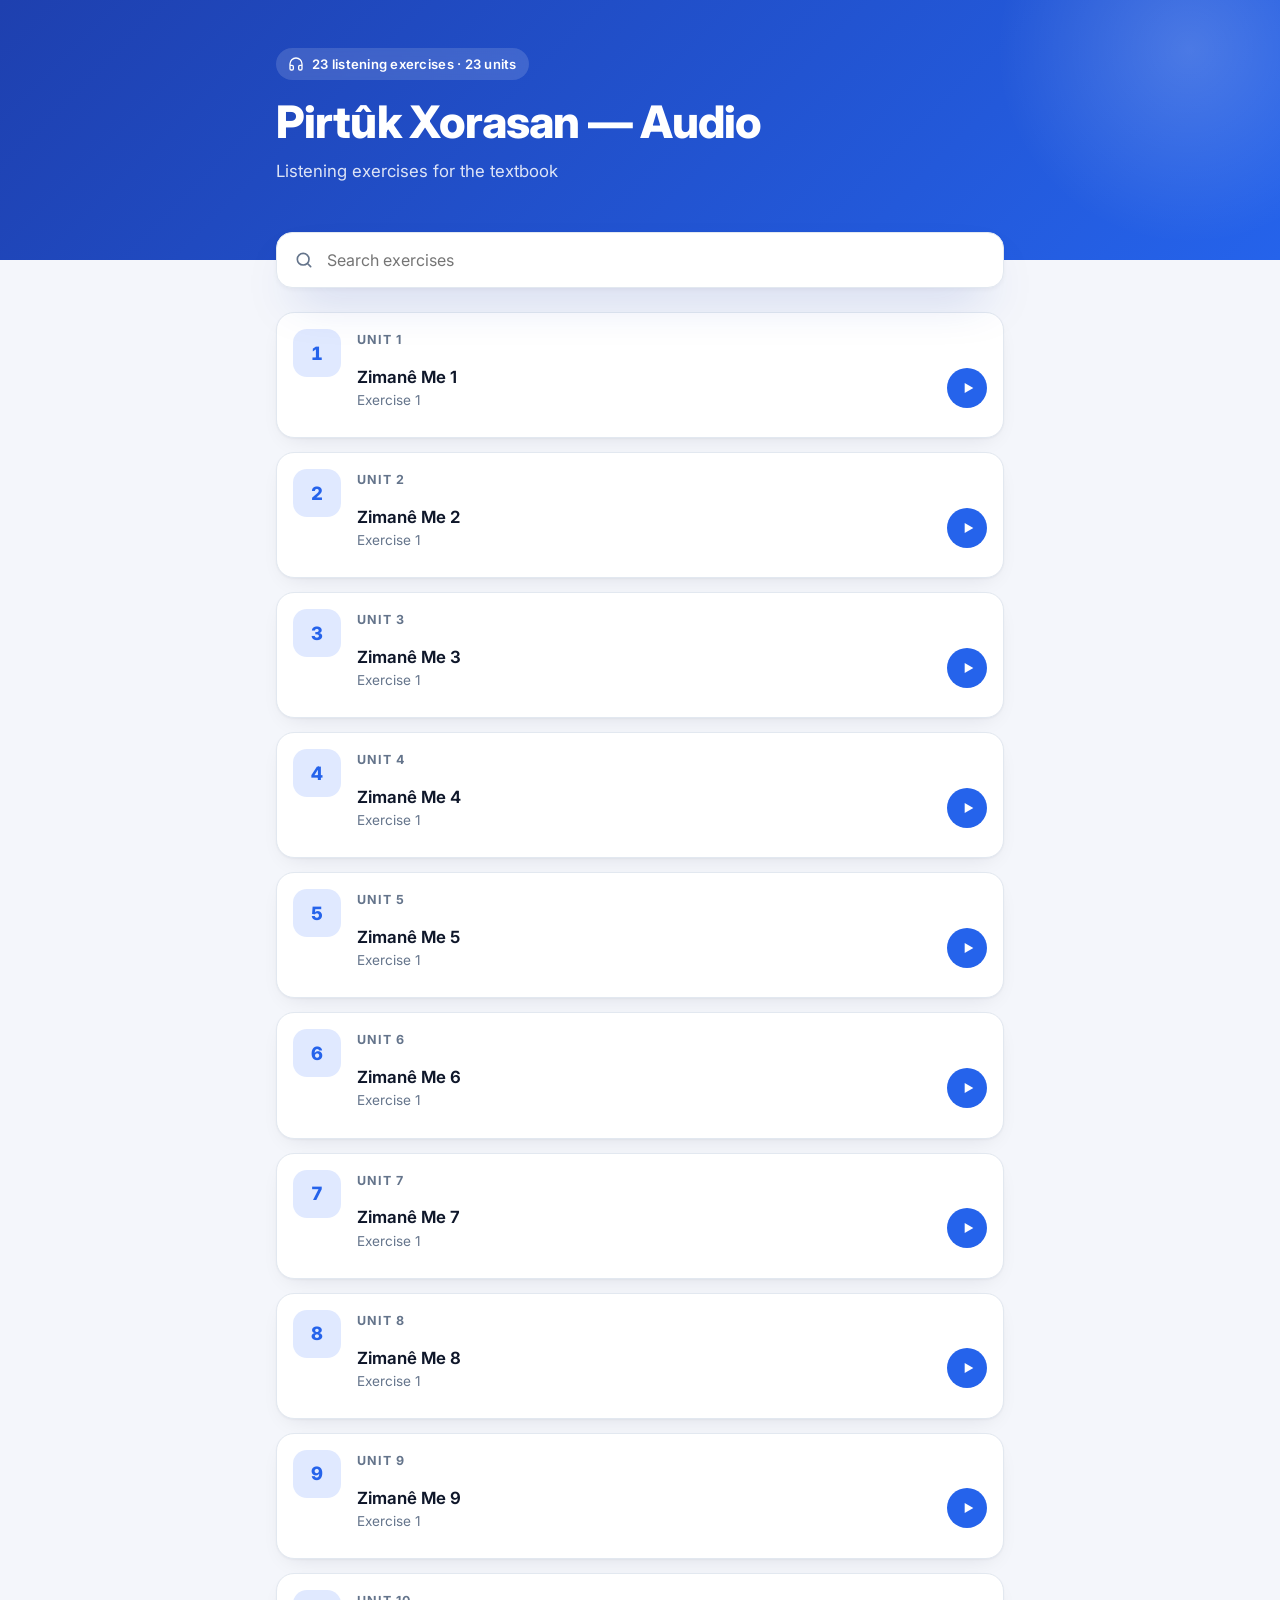
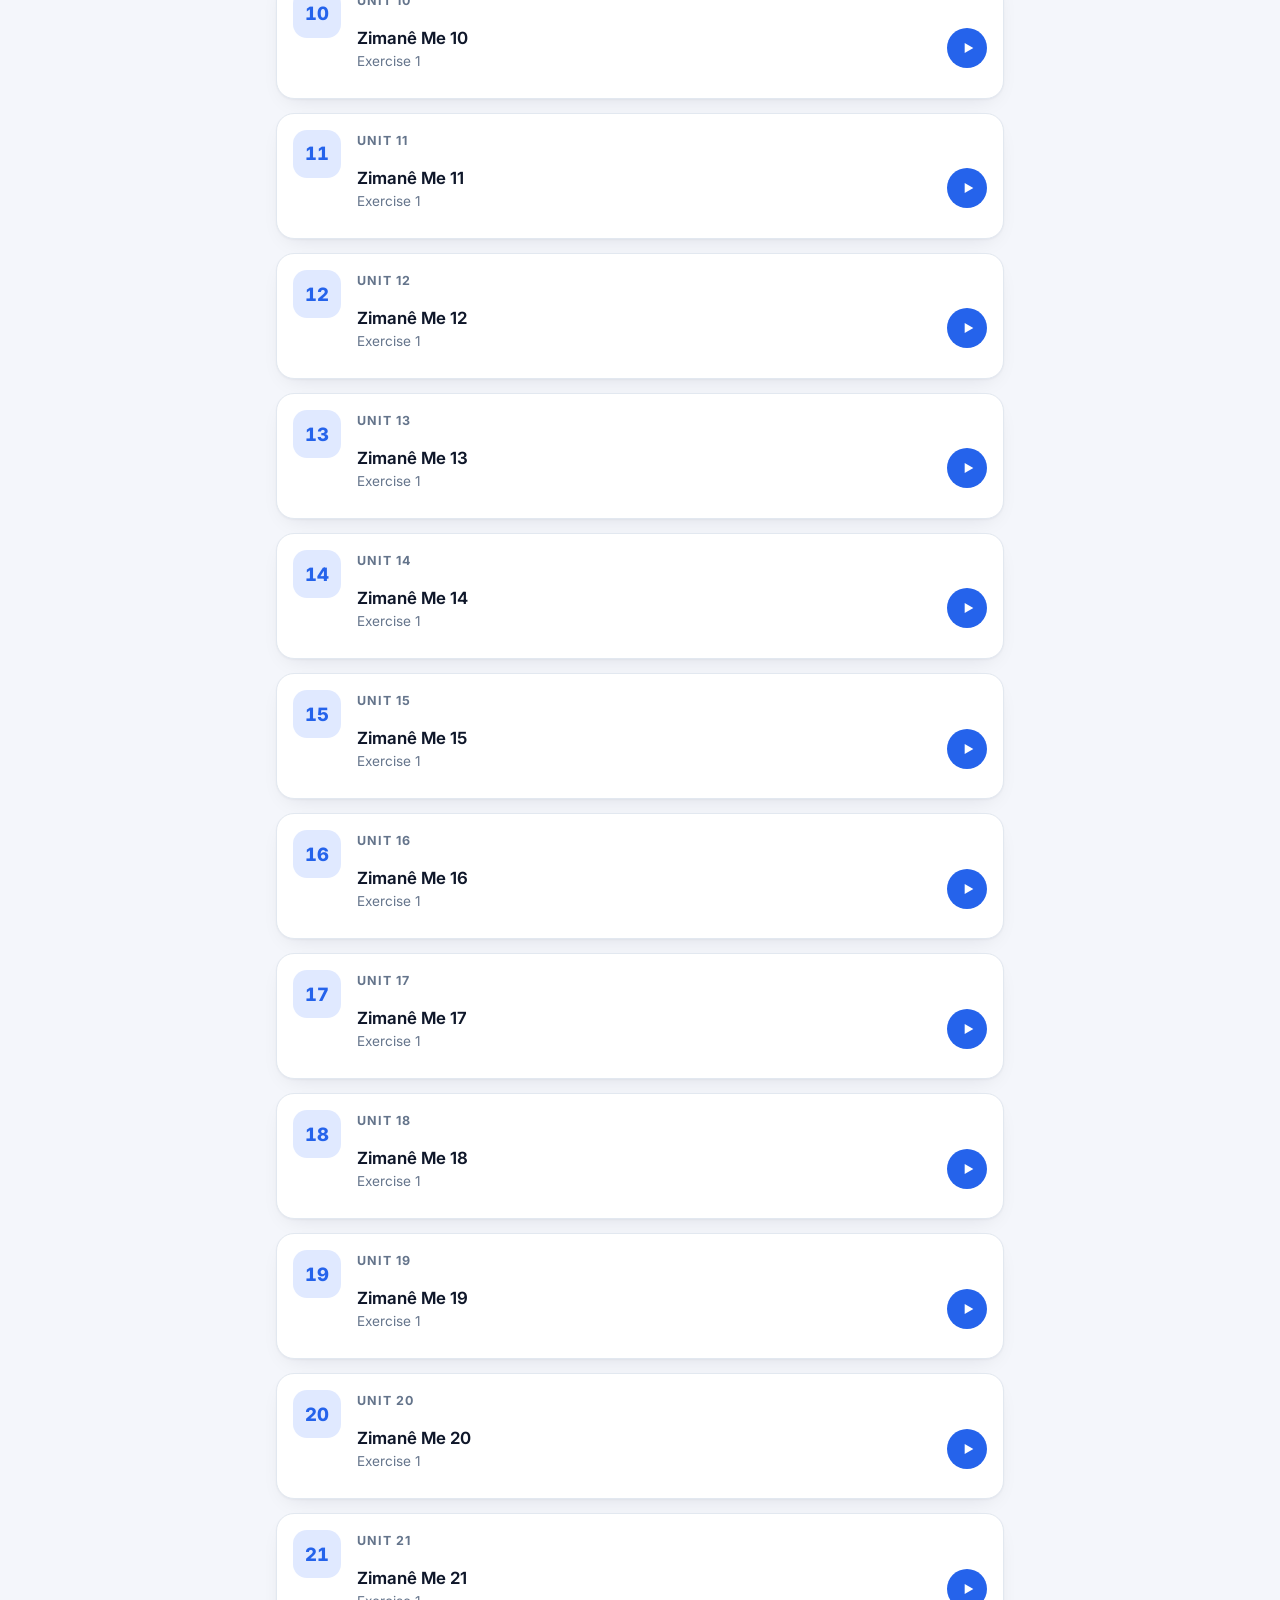
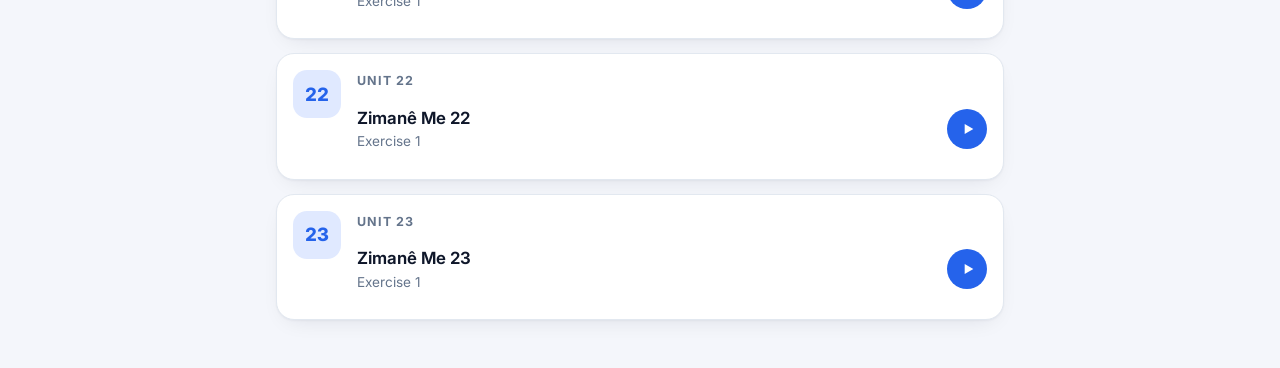
<file: index.html>
<!doctype html>
<html lang="en">
<head>
  <meta charset="utf-8">
  <meta name="viewport" content="width=device-width, initial-scale=1">
  <meta name="theme-color" content="#1e40af">
  <title>Pirtûk Xorasan — Audio</title>
  <link rel="preconnect" href="https://fonts.googleapis.com">
  <link rel="preconnect" href="https://fonts.gstatic.com" crossorigin>
  <link rel="stylesheet" href="https://fonts.googleapis.com/css2?family=Inter:wght@400;500;600;700;800&family=Vazirmatn:wght@400;600;700&display=swap">
  <link rel="icon" href="favicon.svg" type="image/svg+xml">
  <link rel="icon" href="favicon-32.png" sizes="32x32" type="image/png">
  <link rel="apple-touch-icon" href="apple-touch-icon.png">
  <link rel="stylesheet" href="css/style.css">
</head>
<body>
  <header class="hero">
    <div class="wrap">
      <span class="hero-badge" id="badge">Listening exercises</span>
      <h1 data-site-title>Audio</h1>
      <p data-site-subtitle></p>
    </div>
  </header>

  <main class="wrap">
    <label class="search">
      <span class="icon" aria-hidden="true"><svg viewBox="0 0 24 24" fill="none" stroke="currentColor" stroke-width="2" stroke-linecap="round"><circle cx="11" cy="11" r="7"/><path d="m20 20-3.5-3.5"/></svg></span>
      <input id="search" type="search" placeholder="Search exercises" aria-label="Search exercises" autocomplete="off">
    </label>
    <div id="units" class="unit-list"><p class="notice">Loading…</p></div>
  </main>

  <script src="js/app.js"></script>
  <script>
    const unitsBox = document.getElementById("units");
    const search = document.getElementById("search");

    function render(data, query) {
      const q = query.trim().toLowerCase();
      const out = [];
      for (const unit of data.units) {
        const matches = unit.exercises.filter((ex) =>
          !q || `${unit.title} ${ex.title} ${ex.id}`.toLowerCase().includes(q));
        if (!matches.length) continue;

        const list = el("ul", { class: "exercise-list" });
        for (const ex of matches) {
          list.append(el("li", {},
            el("a", { class: "ex-row", href: "listen.html?id=" + encodeURIComponent(ex.id) },
              el("span", { class: "ex-text" },
                el("span", { class: "ex-title", dir: "auto", text: ex.title }),
                el("span", { class: "ex-sub", text: `Exercise ${ex.number}` })),
              el("span", { class: "play-dot" }, icon("play")))));
        }
        out.push(el("section", { class: "unit-card" },
          el("div", { class: "unit-badge", text: unit.unit }),
          el("div", {}, el("h2", { dir: "auto", text: unit.title }), list)));
      }
      unitsBox.replaceChildren(...(out.length ? out : [el("p", { class: "notice", text: "No exercises found." })]));
    }

    loadData()
      .then((data) => {
        setSiteTitle(data);
        const n = allExercises(data).length;
        const badge = document.getElementById("badge");
        badge.replaceChildren(icon("headphones"), `${n} listening exercises · ${data.units.length} units`);
        render(data, "");
        search.addEventListener("input", () => render(data, search.value));
      })
      .catch((err) => showError(unitsBox, err.message));
  </script>
</body>
</html>
</file>
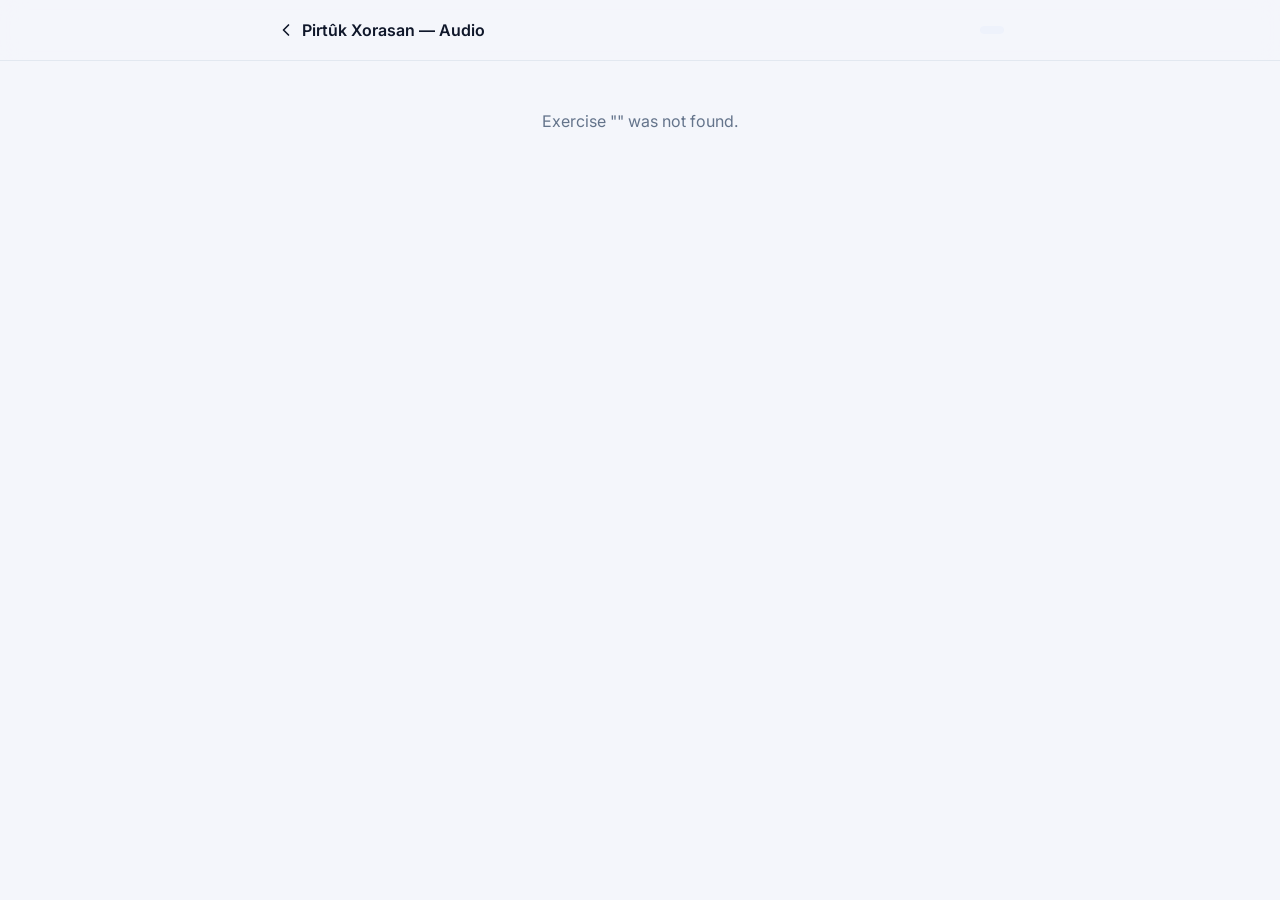
<file: listen.html>
<!doctype html>
<html lang="en">
<head>
  <meta charset="utf-8">
  <meta name="viewport" content="width=device-width, initial-scale=1">
  <meta name="theme-color" content="#1e40af">
  <title>Listening exercise</title>
  <link rel="preconnect" href="https://fonts.googleapis.com">
  <link rel="preconnect" href="https://fonts.gstatic.com" crossorigin>
  <link rel="stylesheet" href="https://fonts.googleapis.com/css2?family=Inter:wght@400;500;600;700;800&family=Vazirmatn:wght@400;600;700&display=swap">
  <link rel="icon" href="favicon.svg" type="image/svg+xml">
  <link rel="icon" href="favicon-32.png" sizes="32x32" type="image/png">
  <link rel="apple-touch-icon" href="apple-touch-icon.png">
  <link rel="stylesheet" href="css/style.css">
</head>
<body>
  <header class="topbar">
    <div class="wrap">
      <a class="back" href="index.html" id="back"><span data-site-title>All exercises</span></a>
      <span class="pill" id="pos"></span>
    </div>
  </header>

  <main class="wrap" id="exercise"><p class="notice">Loading…</p></main>

  <script src="js/app.js"></script>
  <script>
    const box = document.getElementById("exercise");
    const id = new URLSearchParams(location.search).get("id");
    const exHref = (ex) => "listen.html?id=" + encodeURIComponent(ex.id);

    // A custom audio player: big play button, seek bar, back 5 s, speed and repeat.
    function buildPlayer(ex, prev, next) {
      const player = el("div", { class: "player" });
      const audio = el("audio", { preload: "metadata", src: ex.audio || "" });

      const playBtn = el("button", { type: "button", class: "play-btn", "aria-label": "Play" }, icon("play", "icon play"));
      const seek = el("input", { type: "range", class: "seek", min: "0", max: "0", step: "any", value: "0", "aria-label": "Position" });
      const cur = el("span", { text: "0:00" });
      const dur = el("span", { text: "--:--" });

      const back = el("button", { type: "button", class: "tool", "aria-label": "Back 5 seconds" },
        icon("back5"), el("span", { text: "5 s" }));
      const loop = el("button", { type: "button", class: "tool", "aria-pressed": "false", "aria-label": "Repeat" },
        icon("repeat"), el("span", { class: "label", text: "Repeat" }));
      const speed = el("div", { class: "speed", role: "group", "aria-label": "Playback speed" });
      for (const rate of [0.75, 1, 1.25]) {
        const b = el("button", { type: "button", "aria-pressed": String(rate === 1), text: rate + "×" });
        b.onclick = () => {
          audio.playbackRate = rate;
          speed.querySelectorAll("button").forEach((x) => x.setAttribute("aria-pressed", String(x === b)));
        };
        speed.append(b);
      }

      player.append(audio,
        el("div", { class: "player-main" }, playBtn,
          el("div", { class: "timeline" }, seek, el("div", { class: "times" }, cur, dur))),
        el("div", { class: "player-tools" }, back, speed, loop));

      // --- behaviour ---
      const toggle = () => (audio.paused ? audio.play() : audio.pause());
      playBtn.onclick = toggle;
      back.onclick = () => (audio.currentTime = Math.max(0, audio.currentTime - 5));
      loop.onclick = () => {
        audio.loop = !audio.loop;
        loop.setAttribute("aria-pressed", String(audio.loop));
      };

      let dragging = false;
      const paint = () => {
        const d = audio.duration || 0;
        seek.style.setProperty("--p", d ? (seek.value / d) * 100 + "%" : "0%");
      };
      seek.addEventListener("pointerdown", () => (dragging = true));
      seek.addEventListener("input", () => { cur.textContent = formatTime(+seek.value); paint(); });
      seek.addEventListener("change", () => { audio.currentTime = +seek.value; dragging = false; });

      audio.addEventListener("loadedmetadata", () => {
        seek.max = audio.duration;
        dur.textContent = formatTime(audio.duration);
      });
      audio.addEventListener("timeupdate", () => {
        if (dragging) return;
        seek.value = audio.currentTime;
        cur.textContent = formatTime(audio.currentTime);
        paint();
      });
      const setPlaying = (on) => {
        playBtn.replaceChildren(icon(on ? "pause" : "play", on ? "icon" : "icon play"));
        playBtn.setAttribute("aria-label", on ? "Pause" : "Play");
      };
      audio.addEventListener("play", () => setPlaying(true));
      audio.addEventListener("pause", () => setPlaying(false));
      audio.addEventListener("waiting", () => player.classList.add("loading"));
      audio.addEventListener("playing", () => player.classList.remove("loading"));
      audio.addEventListener("error", () => {
        player.replaceChildren(el("p", { class: "player-error", text: "This audio file could not be loaded." }));
      });

      // Keyboard: space = play/pause, arrows = ±5 s
      document.addEventListener("keydown", (e) => {
        if (e.target.closest("input, button, a, summary")) return;
        if (e.code === "Space") { e.preventDefault(); toggle(); }
        if (e.code === "ArrowLeft") audio.currentTime = Math.max(0, audio.currentTime - 5);
        if (e.code === "ArrowRight") audio.currentTime = Math.min(audio.duration || 0, audio.currentTime + 5);
      });

      // Lock-screen / headphone controls on phones
      if ("mediaSession" in navigator) {
        navigator.mediaSession.metadata = new MediaMetadata({
          title: ex.title, artist: ex.unit.title, album: document.querySelector("[data-site-title]").textContent,
        });
        navigator.mediaSession.setActionHandler("seekbackward", () => back.onclick());
        if (prev) navigator.mediaSession.setActionHandler("previoustrack", () => (location.href = exHref(prev)));
        if (next) navigator.mediaSession.setActionHandler("nexttrack", () => (location.href = exHref(next)));
      }
      return player;
    }

    function navCard(ex, dir) {
      if (!ex) return null;
      const text = el("span", {},
        el("small", { text: dir === "next" ? "Next" : "Previous" }),
        el("strong", { dir: "auto", text: ex.title }));
      return dir === "next"
        ? el("a", { class: "nav-card next", href: exHref(ex) }, text, icon("right"))
        : el("a", { class: "nav-card", href: exHref(ex) }, icon("left"), text);
    }

    function render(data) {
      const list = allExercises(data);
      const pos = list.findIndex((ex) => ex.id === id);
      if (pos < 0) return showError(box, `Exercise "${id ?? ""}" was not found.`);
      const ex = list[pos], prev = list[pos - 1], next = list[pos + 1];
      document.title = `${ex.title} · ${ex.unit.title}`;
      document.getElementById("pos").textContent = `${pos + 1} / ${list.length}`;

      const card = el("article", { class: "ex-card" },
        el("p", { class: "eyebrow", dir: "auto", text: `${ex.unit.title} · Exercise ${ex.number}` }),
        el("h1", { dir: "auto", text: ex.title }),
        ex.instructions ? el("p", { class: "instructions", dir: "auto", text: ex.instructions }) : null,
        buildPlayer(ex, prev, next));

      const transcript = ex.transcript
        ? el("details", { class: "transcript" },
            el("summary", {}, icon("text"), "Transcript"),
            el("div", { class: "transcript-text", dir: "auto", text: ex.transcript }))
        : null;

      const nav = el("nav", { class: "prev-next", "aria-label": "Other exercises" }, navCard(prev, "prev"), navCard(next, "next"));
      box.replaceChildren(...[card, transcript, nav].filter(Boolean));
    }

    document.getElementById("back").prepend(icon("left"));
    loadData()
      .then((data) => { setSiteTitle(data); render(data); })
      .catch((err) => showError(box, err.message));
  </script>
</body>
</html>
</file>
<file: css/style.css>
/* ---------- Colours (light + dark) ---------- */
:root {
  --bg: #f4f6fb;
  --surface: #ffffff;
  --surface-2: #eef2fb;
  --text: #0f172a;
  --muted: #64748b;
  --line: #e2e8f0;
  --accent: #2563eb;
  --accent-strong: #1d4ed8;
  --accent-soft: #e0e9ff;
  --on-accent: #ffffff;
  --hero-from: #1e40af;
  --hero-to: #2563eb;
  --shadow: 0 1px 2px rgb(15 23 42 / .04), 0 8px 24px -12px rgb(15 23 42 / .14);
  --shadow-lg: 0 2px 4px rgb(15 23 42 / .04), 0 24px 48px -20px rgb(30 64 175 / .35);
  --radius: 18px;
}
@media (prefers-color-scheme: dark) {
  :root {
    --bg: #0b1120;
    --surface: #131c31;
    --surface-2: #1b2640;
    --text: #e6ebf5;
    --muted: #94a3b8;
    --line: #233150;
    --accent: #60a5fa;
    --accent-strong: #93c5fd;
    --accent-soft: #1c2c4f;
    --on-accent: #0b1120;
    --hero-from: #172554;
    --hero-to: #1e3a8a;
    --shadow: 0 1px 2px rgb(0 0 0 / .3), 0 8px 24px -12px rgb(0 0 0 / .6);
    --shadow-lg: 0 2px 4px rgb(0 0 0 / .3), 0 24px 48px -20px rgb(0 0 0 / .7);
  }
}

/* ---------- Base ---------- */
* { box-sizing: border-box; }
html { -webkit-text-size-adjust: 100%; }
body {
  margin: 0;
  min-height: 100vh;
  background: var(--bg);
  color: var(--text);
  font: 16px/1.55 "Inter", "Vazirmatn", system-ui, -apple-system, "Segoe UI", Roboto, sans-serif;
  -webkit-font-smoothing: antialiased;
}
a { color: var(--accent); }
h1, h2 { letter-spacing: -0.02em; line-height: 1.2; }
.wrap { max-width: 760px; margin: 0 auto; padding: 0 16px; }
.wrap.wide { max-width: 1080px; }
.icon { display: inline-flex; width: 20px; height: 20px; flex: none; }
.icon svg { width: 100%; height: 100%; }
:focus-visible { outline: 3px solid var(--accent); outline-offset: 2px; border-radius: 8px; }
.notice { color: var(--muted); text-align: center; padding: 32px 0; }

/* ---------- Home: hero ---------- */
.hero {
  position: relative;
  overflow: hidden;
  color: #fff;
  background: linear-gradient(135deg, var(--hero-from), var(--hero-to));
  padding: 48px 0 76px;
}
.hero::after {            /* soft decorative glow */
  content: "";
  position: absolute;
  width: 420px; height: 420px;
  right: -120px; top: -160px;
  border-radius: 50%;
  background: radial-gradient(circle, rgb(255 255 255 / .18), transparent 65%);
  pointer-events: none;
}
.hero .wrap { position: relative; z-index: 1; }
.hero-badge {
  display: inline-flex; align-items: center; gap: 8px;
  padding: 6px 12px; border-radius: 999px;
  background: rgb(255 255 255 / .14);
  font-size: .82rem; font-weight: 600; letter-spacing: .02em;
  backdrop-filter: blur(6px);
}
.hero-badge .icon { width: 16px; height: 16px; }
.hero h1 { font-size: clamp(1.9rem, 6vw, 2.8rem); font-weight: 800; margin: 16px 0 8px; }
.hero p { margin: 0; font-size: 1.05rem; opacity: .85; }

/* ---------- Home: search + units ---------- */
.search {
  position: relative;
  display: block;
  margin: -28px 0 24px;
}
.search .icon { position: absolute; left: 18px; top: 50%; transform: translateY(-50%); color: var(--muted); }
.search input {
  width: 100%;
  height: 56px;
  padding: 0 18px 0 50px;
  font: inherit; font-size: 1rem; color: var(--text);
  background: var(--surface);
  border: 1px solid var(--line);
  border-radius: 16px;
  box-shadow: var(--shadow-lg);
  outline: none;
  transition: border-color .15s;
}
.search input:focus { border-color: var(--accent); }

.unit-list { display: grid; gap: 14px; padding-bottom: 48px; }
.unit-card {
  display: grid;
  grid-template-columns: auto 1fr;
  gap: 16px;
  padding: 16px;
  background: var(--surface);
  border: 1px solid var(--line);
  border-radius: var(--radius);
  box-shadow: var(--shadow);
}
.unit-badge {
  display: grid; place-items: center;
  width: 48px; height: 48px;
  border-radius: 14px;
  background: var(--accent-soft);
  color: var(--accent);
  font-weight: 800; font-size: 1.15rem;
  font-variant-numeric: tabular-nums;
}
.unit-card h2 { margin: 0 0 6px; font-size: .78rem; text-transform: uppercase; letter-spacing: .08em; color: var(--muted); font-weight: 700; padding-top: 4px; }
.exercise-list { list-style: none; margin: 0; padding: 0; display: grid; gap: 4px; }
.ex-row {
  display: flex; align-items: center; gap: 12px;
  margin: 0 -10px;
  padding: 10px;
  border-radius: 12px;
  color: var(--text);
  text-decoration: none;
  transition: background .15s;
}
.ex-row:hover { background: var(--surface-2); }
.ex-text { flex: 1; min-width: 0; }
.ex-title { display: block; font-weight: 650; font-size: 1.05rem; }
.ex-sub { display: block; font-size: .85rem; color: var(--muted); }
.play-dot {
  display: grid; place-items: center;
  width: 40px; height: 40px; flex: none;
  border-radius: 50%;
  background: var(--accent);
  color: var(--on-accent);
  transition: transform .15s;
}
.play-dot .icon { width: 16px; height: 16px; margin-left: 2px; }
.ex-row:hover .play-dot { transform: scale(1.08); }

/* ---------- Exercise page ---------- */
.topbar {
  position: sticky; top: 0; z-index: 10;
  background: color-mix(in srgb, var(--bg) 82%, transparent);
  backdrop-filter: saturate(1.6) blur(12px);
  -webkit-backdrop-filter: saturate(1.6) blur(12px);
  border-bottom: 1px solid var(--line);
}
.topbar .wrap { display: flex; align-items: center; justify-content: space-between; gap: 12px; height: 60px; }
.back {
  display: inline-flex; align-items: center; gap: 6px;
  min-width: 0;
  color: var(--text); text-decoration: none; font-weight: 600;
}
.back span:last-child { overflow: hidden; text-overflow: ellipsis; white-space: nowrap; }
.pill {
  flex: none;
  padding: 4px 12px;
  border-radius: 999px;
  background: var(--surface-2);
  color: var(--muted);
  font-size: .85rem; font-weight: 600;
  font-variant-numeric: tabular-nums;
}

.ex-card {
  margin-top: 24px;
  padding: 28px 24px 24px;
  background: var(--surface);
  border: 1px solid var(--line);
  border-radius: 24px;
  box-shadow: var(--shadow-lg);
}
.eyebrow {
  display: inline-block;
  margin: 0;
  padding: 4px 12px;
  border-radius: 999px;
  background: var(--accent-soft);
  color: var(--accent);
  font-size: .82rem; font-weight: 700;
}
.ex-card h1 { margin: 14px 0 6px; font-size: clamp(1.7rem, 6vw, 2.3rem); font-weight: 800; }
.instructions { margin: 0; color: var(--muted); }

/* ---------- Audio player ---------- */
.player { margin-top: 24px; }
.player-main { display: flex; align-items: center; gap: 18px; }
.play-btn {
  position: relative;
  display: grid; place-items: center;
  width: 68px; height: 68px; flex: none;
  border: 0; border-radius: 50%;
  background: var(--accent);
  color: var(--on-accent);
  cursor: pointer;
  box-shadow: 0 10px 24px -8px color-mix(in srgb, var(--accent) 70%, transparent);
  transition: transform .15s, background .15s;
}
.play-btn:hover { background: var(--accent-strong); }
.play-btn:active { transform: scale(.94); }
.play-btn .icon { width: 28px; height: 28px; }
.play-btn .icon.play { margin-left: 4px; }
.player.loading .play-btn::after {          /* spinner ring while buffering */
  content: "";
  position: absolute; inset: -5px;
  border-radius: 50%;
  border: 3px solid transparent;
  border-top-color: var(--accent);
  animation: spin .8s linear infinite;
}
@keyframes spin { to { transform: rotate(360deg); } }

.timeline { flex: 1; min-width: 0; }
.times { display: flex; justify-content: space-between; margin-top: 6px; font-size: .85rem; color: var(--muted); font-variant-numeric: tabular-nums; }

.seek {
  --p: 0%;
  -webkit-appearance: none; appearance: none;
  width: 100%; height: 24px;
  margin: 0;
  background: transparent;
  cursor: pointer;
}
.seek::-webkit-slider-runnable-track {
  height: 6px; border-radius: 999px;
  background: linear-gradient(to right, var(--accent) var(--p), var(--surface-2) var(--p));
}
.seek::-moz-range-track { height: 6px; border-radius: 999px; background: var(--surface-2); }
.seek::-moz-range-progress { height: 6px; border-radius: 999px; background: var(--accent); }
.seek::-webkit-slider-thumb {
  -webkit-appearance: none;
  width: 18px; height: 18px; margin-top: -6px;
  border-radius: 50%;
  background: var(--surface);
  border: 4px solid var(--accent);
  box-shadow: var(--shadow);
}
.seek::-moz-range-thumb {
  width: 12px; height: 12px;
  border-radius: 50%;
  background: var(--surface);
  border: 4px solid var(--accent);
}

.player-tools {
  display: flex; align-items: center; justify-content: space-between; flex-wrap: wrap;
  gap: 10px;
  margin-top: 20px;
  padding-top: 18px;
  border-top: 1px solid var(--line);
}
.tool {
  display: inline-flex; align-items: center; gap: 6px;
  height: 44px; padding: 0 14px;
  font: inherit; font-size: .9rem; font-weight: 600;
  color: var(--text);
  background: var(--surface-2);
  border: 0; border-radius: 12px;
  cursor: pointer;
  transition: background .15s, color .15s;
}
.tool:hover { background: var(--accent-soft); color: var(--accent); }
.tool[aria-pressed="true"] { background: var(--accent); color: var(--on-accent); }
.tool .icon { width: 18px; height: 18px; }

.speed {
  display: inline-flex;
  padding: 4px;
  gap: 2px;
  background: var(--surface-2);
  border-radius: 12px;
}
.speed button {
  height: 36px; min-width: 52px; padding: 0 10px;
  font: inherit; font-size: .88rem; font-weight: 600;
  color: var(--muted);
  background: transparent;
  border: 0; border-radius: 9px;
  cursor: pointer;
  font-variant-numeric: tabular-nums;
}
.speed button[aria-pressed="true"] { background: var(--accent); color: var(--on-accent); box-shadow: var(--shadow); }

.player-error { margin: 24px 0 0; padding: 14px 16px; border-radius: 12px; background: var(--surface-2); color: var(--muted); }

/* ---------- Transcript ---------- */
.transcript {
  margin-top: 16px;
  background: var(--surface);
  border: 1px solid var(--line);
  border-radius: var(--radius);
  box-shadow: var(--shadow);
}
.transcript summary {
  display: flex; align-items: center; gap: 10px;
  padding: 16px 20px;
  font-weight: 650;
  cursor: pointer;
  list-style: none;
}
.transcript summary::-webkit-details-marker { display: none; }
.transcript summary::after { content: "+"; margin-left: auto; font-size: 1.4rem; line-height: 1; color: var(--muted); }
.transcript[open] summary::after { content: "−"; }
.transcript summary .icon { color: var(--accent); }
.transcript-text { padding: 0 20px 20px; white-space: pre-line; font-size: 1.1rem; line-height: 1.9; }

/* ---------- Previous / next ---------- */
.prev-next { display: grid; grid-template-columns: 1fr 1fr; gap: 12px; margin: 16px 0 48px; }
.nav-card {
  display: flex; align-items: center; gap: 10px;
  min-width: 0;
  padding: 14px 16px;
  background: var(--surface);
  border: 1px solid var(--line);
  border-radius: 16px;
  color: var(--text);
  text-decoration: none;
  transition: border-color .15s, transform .15s;
}
.nav-card:hover { border-color: var(--accent); }
.nav-card.next { justify-content: flex-end; text-align: right; grid-column: 2; }
.nav-card .icon { color: var(--accent); }
.nav-card small { display: block; color: var(--muted); font-size: .78rem; font-weight: 600; text-transform: uppercase; letter-spacing: .06em; }
.nav-card strong { display: block; overflow-wrap: anywhere; line-height: 1.3; }
.nav-card > span:not(.icon) { min-width: 0; }

/* ---------- QR page ---------- */
.qr-head { display: flex; flex-wrap: wrap; align-items: end; justify-content: space-between; gap: 16px; margin: 32px 0 24px; }
.qr-head h1 { margin: 0 0 6px; font-size: 1.8rem; font-weight: 800; }
.qr-head p { margin: 0; color: var(--muted); max-width: 560px; }
.btn-primary {
  display: inline-flex; align-items: center; gap: 8px;
  height: 44px; padding: 0 18px;
  font: inherit; font-weight: 600;
  color: var(--on-accent); background: var(--accent);
  border: 0; border-radius: 12px; cursor: pointer;
}
.btn-primary .icon { width: 18px; height: 18px; }
.qr-grid { display: grid; grid-template-columns: repeat(auto-fill, minmax(210px, 1fr)); gap: 16px; padding-bottom: 48px; }
.qr-card {
  margin: 0; padding: 18px;
  background: #fff; color: #0f172a;
  border: 1px solid var(--line);
  border-radius: var(--radius);
  box-shadow: var(--shadow);
  text-align: center;
  break-inside: avoid;
}
.qr-card .qr { display: inline-block; padding: 8px; }
.qr-card figcaption { display: flex; flex-direction: column; gap: 4px; margin-top: 8px; font-size: .9rem; }
.qr-card .url { word-break: break-all; color: #64748b; font-size: .7rem; }
.qr-card .dl {
  display: inline-flex; align-items: center; justify-content: center; gap: 6px;
  margin-top: 8px; padding: 8px 12px;
  border-radius: 10px;
  background: #e0e9ff; color: #1d4ed8;
  font-weight: 600; font-size: .85rem; text-decoration: none;
}
.qr-card .dl .icon { width: 16px; height: 16px; }

@media print {
  .no-print { display: none !important; }
  body { background: #fff; }
  .qr-grid { grid-template-columns: repeat(3, 1fr); }
  .qr-card { box-shadow: none; }
}

/* ---------- Small phones ---------- */
@media (max-width: 420px) {
  .ex-card { padding: 22px 18px 18px; border-radius: 20px; }
  .play-btn { width: 60px; height: 60px; }
  .player-main { gap: 14px; }
  .tool .label { display: none; }
  .speed button { min-width: 46px; padding: 0 6px; }
}

@media (prefers-reduced-motion: reduce) {
  * { transition: none !important; animation-duration: 0s !important; }
}
</file>
